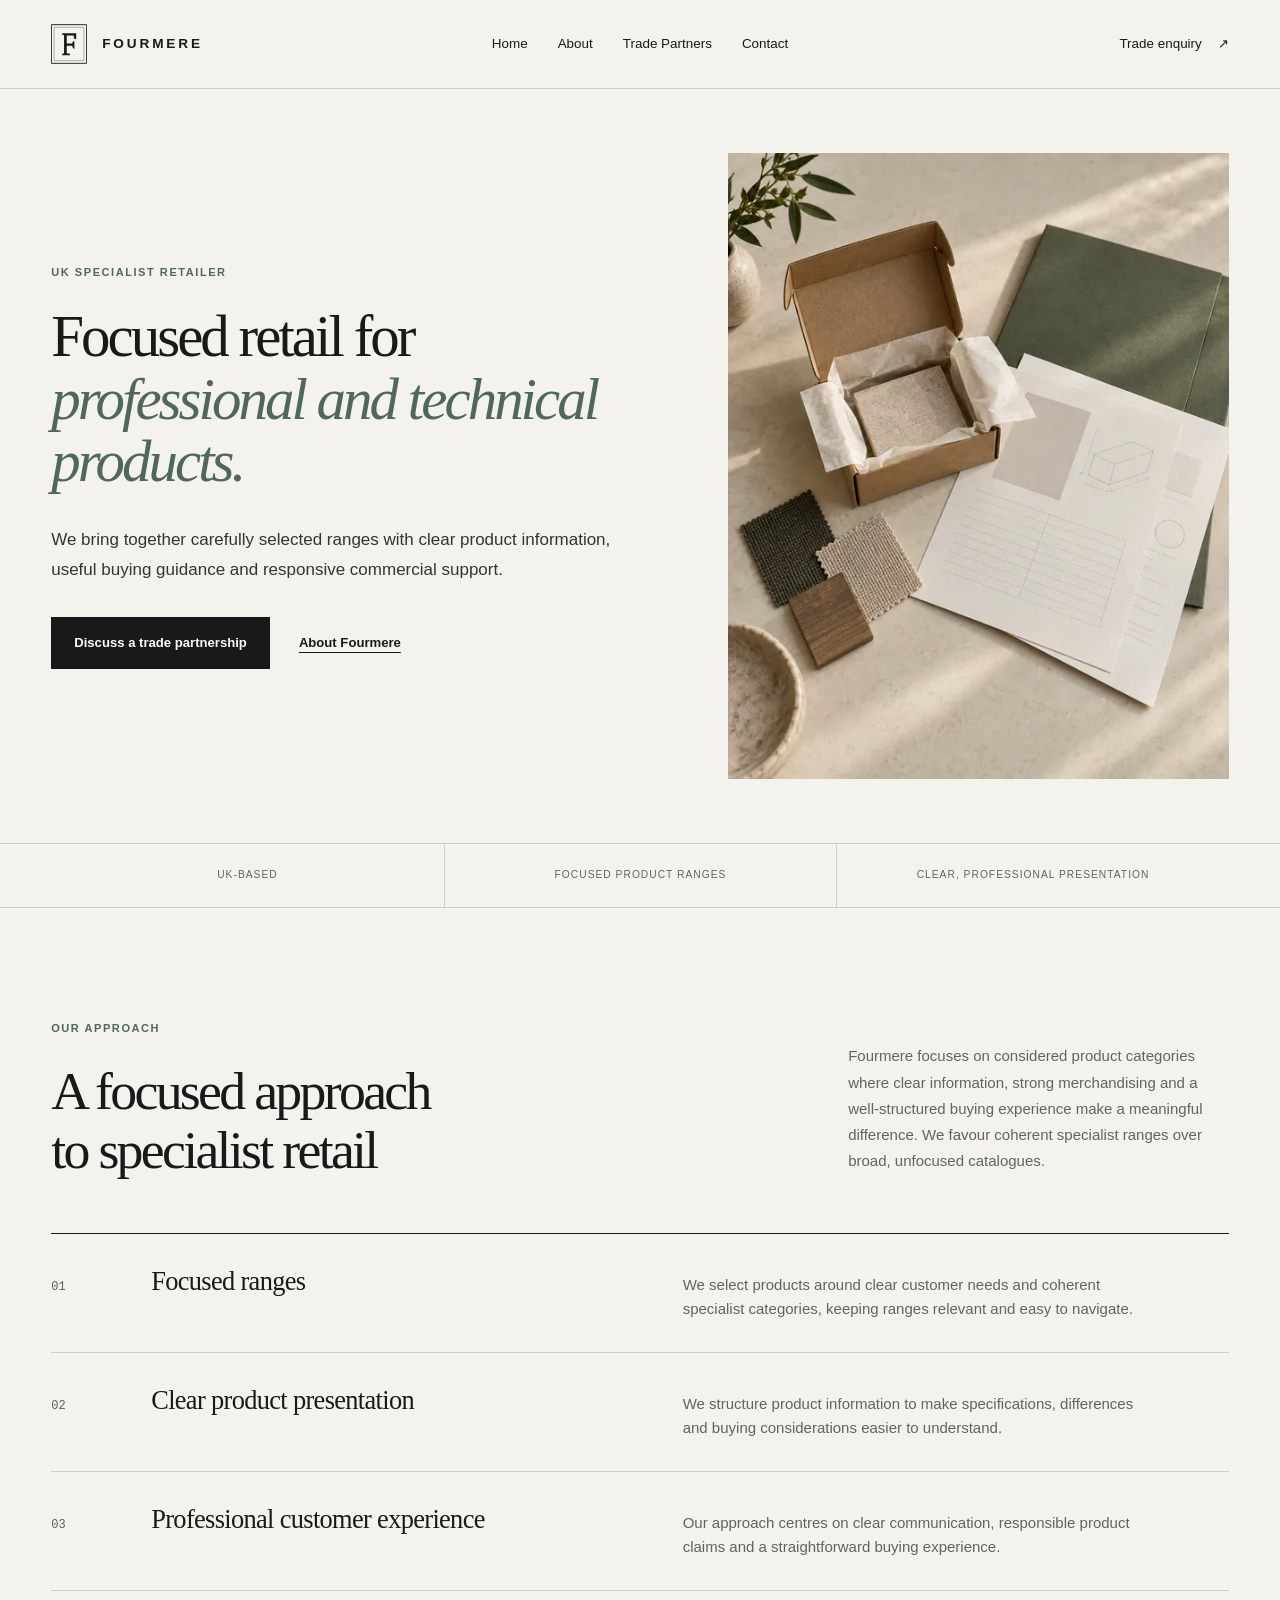
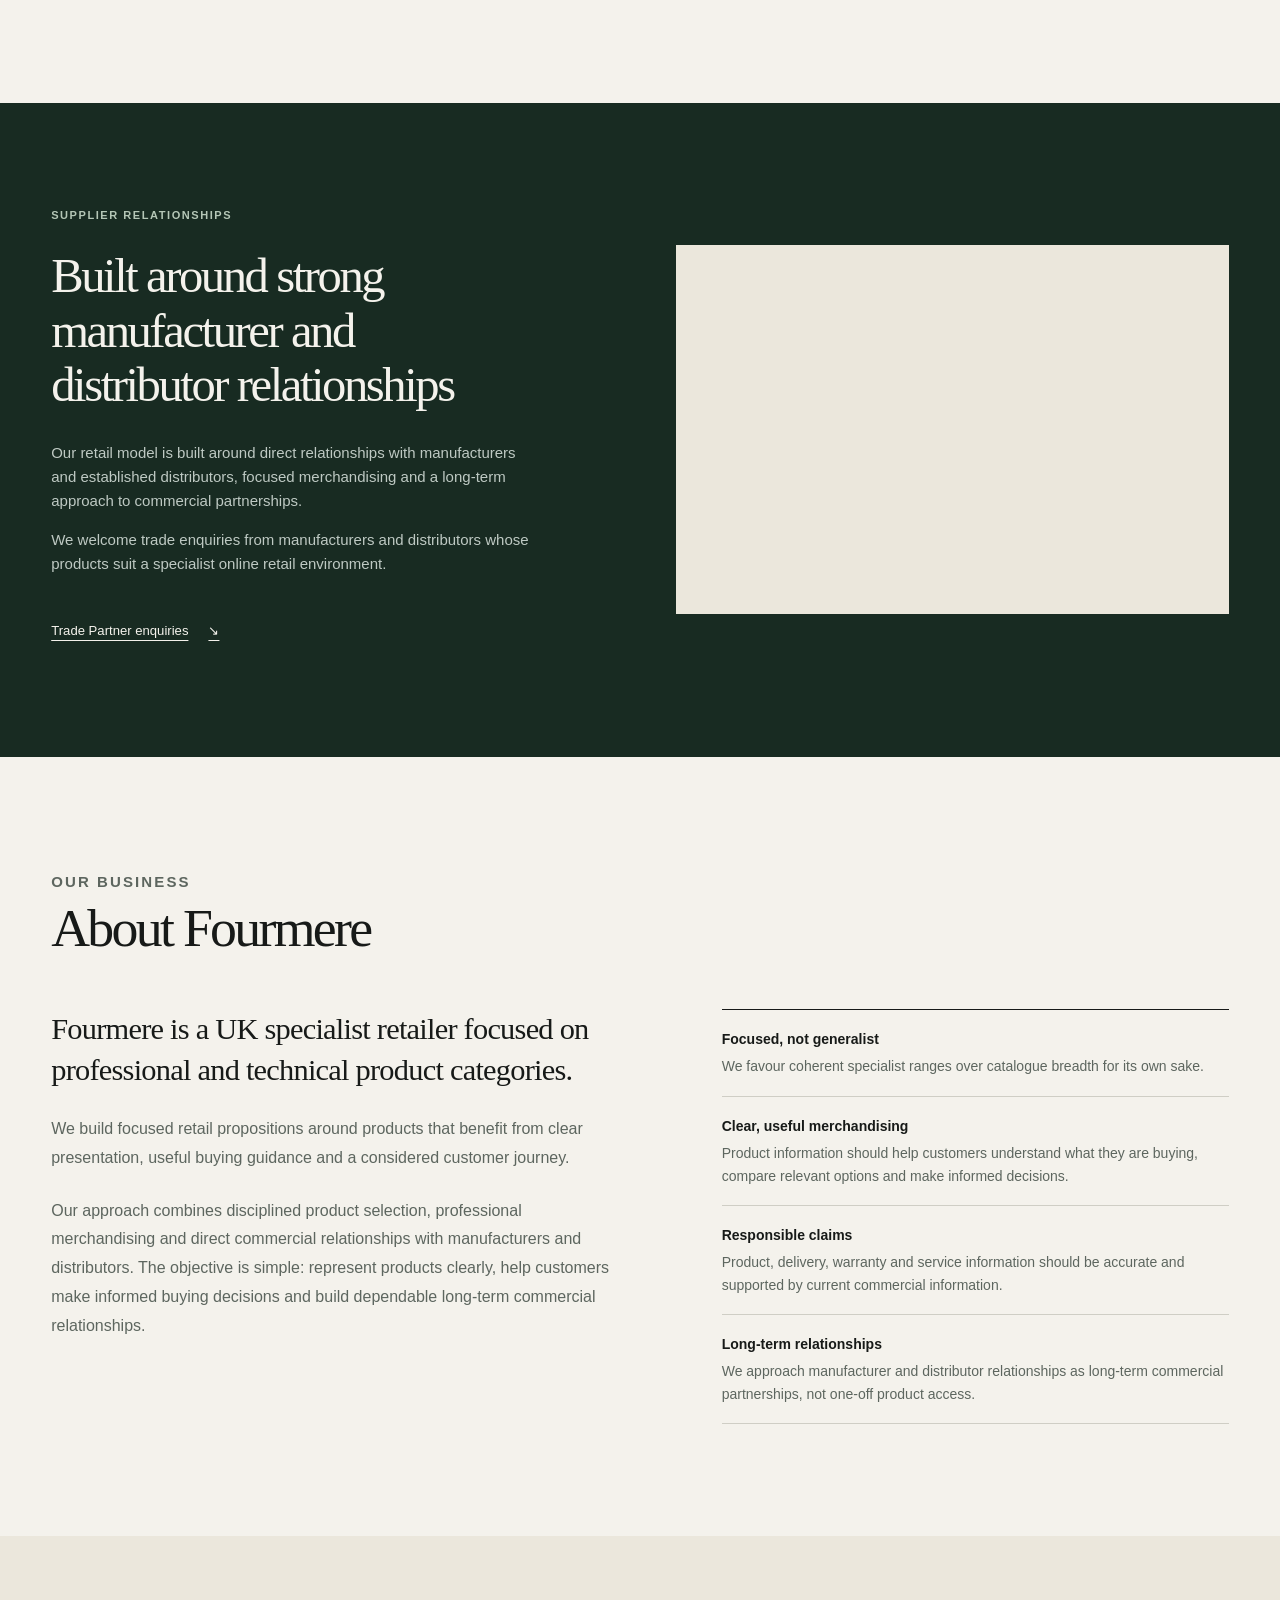
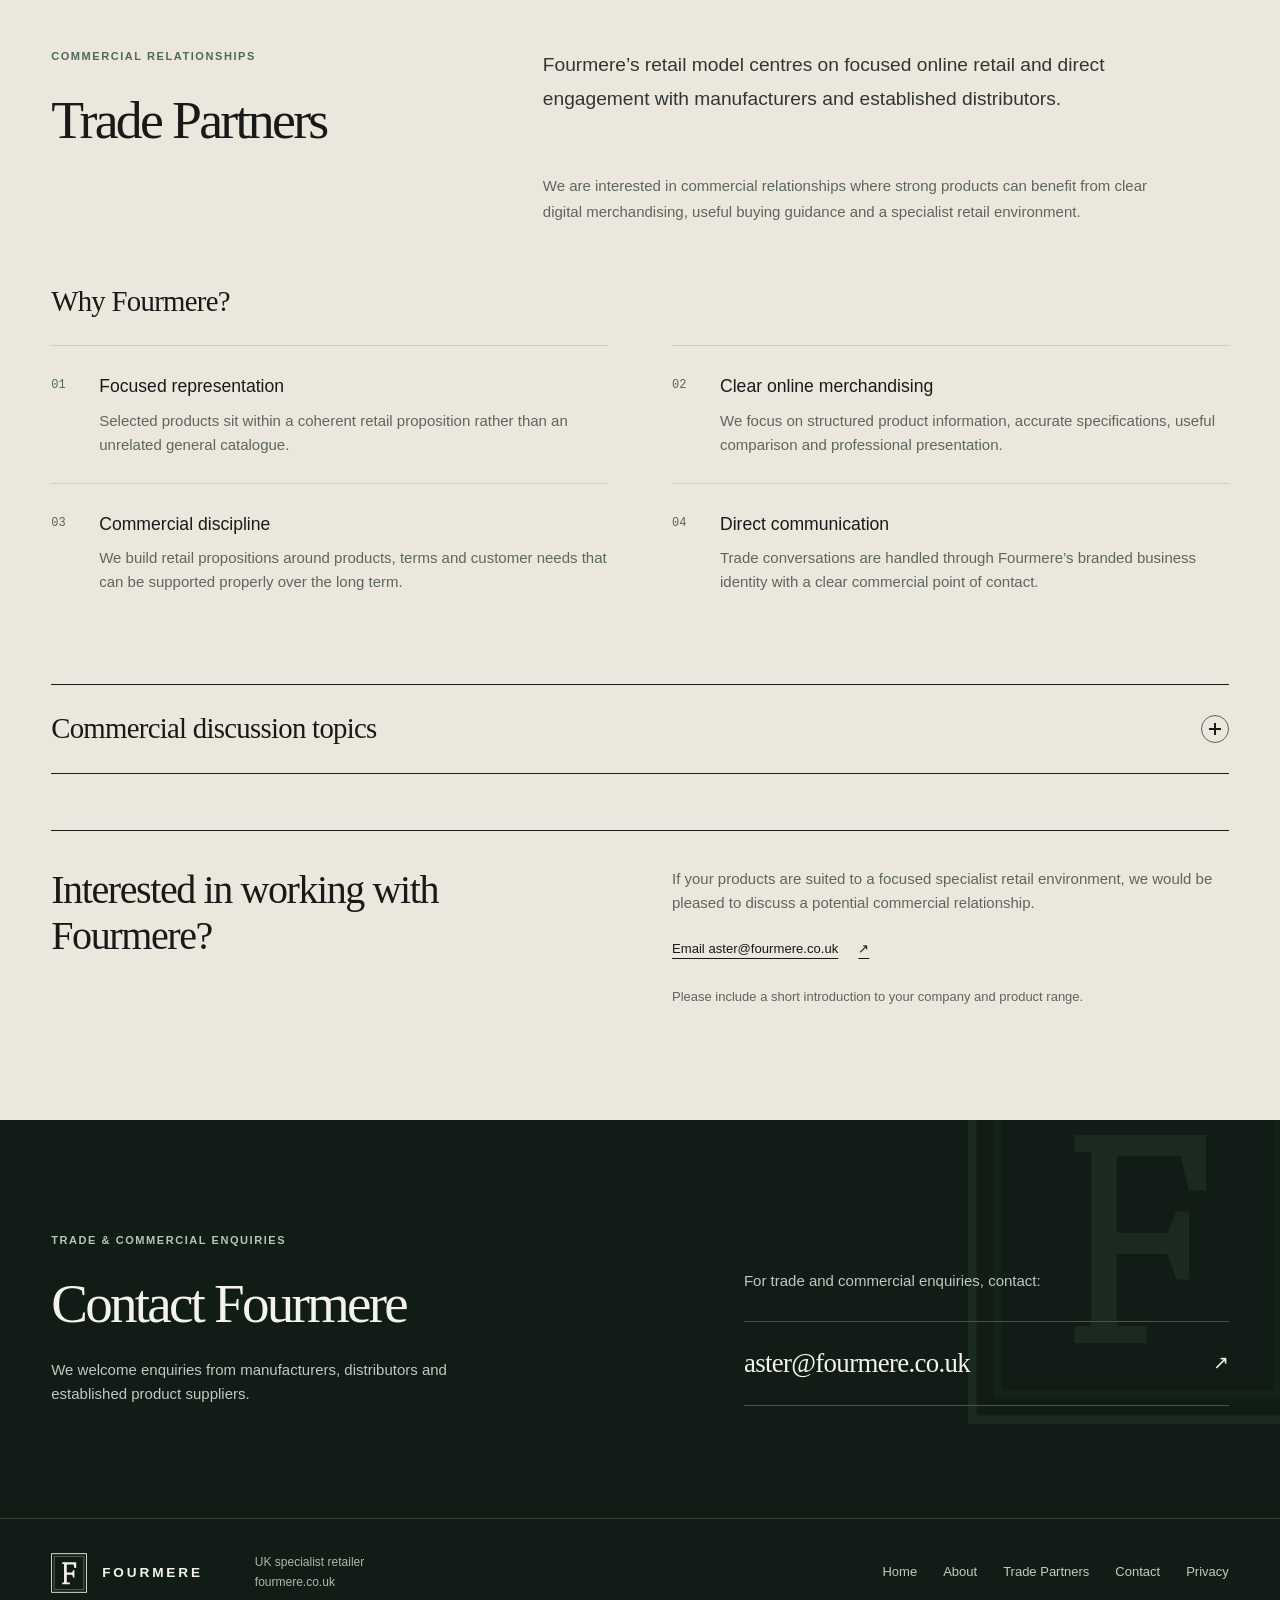
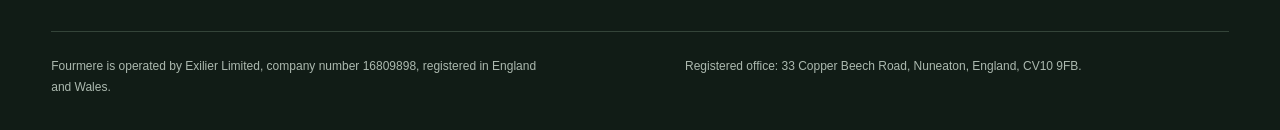
<file: index.html>
<!doctype html>
<html lang="en-GB">
<head>
  <meta charset="utf-8">
  <meta name="viewport" content="width=device-width, initial-scale=1">
  <title>Fourmere | UK Specialist Retailer</title>
  <meta name="description" content="Fourmere is a UK specialist retailer focused on professional and technical products, clear product presentation and long-term manufacturer and distributor relationships.">
  <meta name="robots" content="index,follow">
  <link rel="canonical" href="https://fourmere.co.uk/">
  <meta property="og:title" content="Fourmere | UK Specialist Retailer">
  <meta property="og:description" content="Fourmere is a UK specialist retailer focused on professional and technical products, clear product presentation and long-term manufacturer and distributor relationships.">
  <meta property="og:type" content="website">
  <meta property="og:site_name" content="Fourmere">
  <meta property="og:url" content="https://fourmere.co.uk/">
  <meta property="og:image" content="https://fourmere.co.uk/assets/fourmere-share.png">
  <meta property="og:image:width" content="1200">
  <meta property="og:image:height" content="630">
  <meta property="og:image:alt" content="Fourmere — UK specialist retailer. Focused retail. Considered selection.">
  <meta name="twitter:card" content="summary_large_image">
  <meta name="twitter:image" content="https://fourmere.co.uk/assets/fourmere-share.png">
  <meta name="theme-color" content="#182b22">
  <link rel="icon" href="favicon.ico" sizes="16x16 32x32 48x48">
  <link rel="icon" href="favicon.svg" type="image/svg+xml">
  <link rel="icon" href="favicon-32.png" type="image/png" sizes="32x32">
  <link rel="apple-touch-icon" href="apple-touch-icon.png" sizes="180x180">
  <link rel="manifest" href="site.webmanifest">
  <link rel="stylesheet" href="styles.css">
</head>
<body>
  <a class="skip-link" href="#main">Skip to content</a>

  <header class="site-header">
    <div class="shell nav-shell">
      <a class="brand" href="#home" aria-label="Fourmere home">
        <span class="brand-mark" aria-hidden="true">F</span>
        <span>FOURMERE</span>
      </a>
      <nav aria-label="Primary navigation">
        <a href="#home">Home</a>
        <a href="#about">About</a>
        <a href="#trade">Trade Partners</a>
        <a href="#contact">Contact</a>
      </nav>
      <a class="nav-cta" href="mailto:aster@fourmere.co.uk?subject=Fourmere%20trade%20enquiry"><span class="nav-label">Trade enquiry</span><span class="nav-label-mobile">Trade</span> <span aria-hidden="true">↗</span></a>
    </div>
  </header>

  <main id="main" tabindex="-1">
    <section class="hero" id="home">
      <div class="shell hero-grid">
        <div class="hero-main">
          <p class="kicker">UK specialist retailer</p>
          <h1>Focused retail for <em>professional and technical products.</em></h1>
          <p class="hero-copy">We bring together carefully selected ranges with clear product information, useful buying guidance and responsive commercial support.</p>
          <div class="hero-actions">
            <a class="button button-dark" href="#trade">Discuss a trade partnership</a>
            <a class="button button-ghost" href="#about">About Fourmere</a>
          </div>
        </div>

        <figure class="hero-image">
          <img src="assets/selection-hero.webp" srcset="assets/selection-hero-small.webp 560w, assets/selection-hero.webp 1120w" sizes="(max-width: 720px) calc(100vw - 44px), (max-width: 980px) 40vw, 520px" width="1120" height="1400" alt="" fetchpriority="high">
        </figure>
      </div>
    </section>

    <section class="signal-strip" aria-label="Fourmere operating signals">
      <div class="shell signal-grid">
        <span>UK-based</span>
        <span>Focused product ranges</span>
        <span>Clear, professional presentation</span>
      </div>
    </section>

    <section class="section section-light" id="approach">
      <div class="shell">
        <div class="section-heading editorial-heading">
          <div>
            <p class="kicker">Our approach</p>
            <h2>A focused approach to specialist retail</h2>
          </div>
          <p>Fourmere focuses on considered product categories where clear information, strong merchandising and a well-structured buying experience make a meaningful difference. We favour coherent specialist ranges over broad, unfocused catalogues.</p>
        </div>

        <div class="principle-list">
          <article class="principle-row">
            <span class="number">01</span>
            <h3>Focused ranges</h3>
            <p>We select products around clear customer needs and coherent specialist categories, keeping ranges relevant and easy to navigate.</p>
          </article>
          <article class="principle-row">
            <span class="number">02</span>
            <h3>Clear product presentation</h3>
            <p>We structure product information to make specifications, differences and buying considerations easier to understand.</p>
          </article>
          <article class="principle-row">
            <span class="number">03</span>
            <h3>Professional customer experience</h3>
            <p>Our approach centres on clear communication, responsible product claims and a straightforward buying experience.</p>
          </article>
        </div>
      </div>
    </section>

    <section class="relationship-block">
      <div class="shell relationship-grid">
        <div class="relationship-copy">
          <p class="kicker kicker-light">Supplier relationships</p>
          <h2>Built around strong manufacturer and distributor relationships</h2>
          <p>Our retail model is built around direct relationships with manufacturers and established distributors, focused merchandising and a long-term approach to commercial partnerships.</p>
          <p>We welcome trade enquiries from manufacturers and distributors whose products suit a specialist online retail environment.</p>
          <a class="inline-link light-link" href="#trade">Trade Partner enquiries <span aria-hidden="true">↘</span></a>
        </div>

        <figure class="relationship-image">
          <img src="assets/information-detail.webp" srcset="assets/information-detail-small.webp 600w, assets/information-detail.webp 1200w" sizes="(max-width: 720px) calc(100vw - 44px), 50vw" width="1200" height="800" alt="" loading="lazy" decoding="async">
        </figure>
      </div>
    </section>

    <section class="section" id="about">
      <div class="shell">
        <div class="section-heading about-heading">
          <p class="kicker">Our business</p>
          <h2>About Fourmere</h2>
        </div>

        <div class="about-grid">
          <div class="about-lead">
            <p>Fourmere is a UK specialist retailer focused on professional and technical product categories.</p>
            <p>We build focused retail propositions around products that benefit from clear presentation, useful buying guidance and a considered customer journey.</p>
            <p>Our approach combines disciplined product selection, professional merchandising and direct commercial relationships with manufacturers and distributors. The objective is simple: represent products clearly, help customers make informed buying decisions and build dependable long-term commercial relationships.</p>
          </div>

          <div class="belief-list">
            <div>
              <strong>Focused, not generalist</strong>
              <p>We favour coherent specialist ranges over catalogue breadth for its own sake.</p>
            </div>
            <div>
              <strong>Clear, useful merchandising</strong>
              <p>Product information should help customers understand what they are buying, compare relevant options and make informed decisions.</p>
            </div>
            <div>
              <strong>Responsible claims</strong>
              <p>Product, delivery, warranty and service information should be accurate and supported by current commercial information.</p>
            </div>
            <div>
              <strong>Long-term relationships</strong>
              <p>We approach manufacturer and distributor relationships as long-term commercial partnerships, not one-off product access.</p>
            </div>
          </div>
        </div>
      </div>
    </section>

    <section class="section section-warm" id="trade">
      <div class="shell">
        <div class="section-heading trade-heading">
          <div>
            <p class="kicker">Commercial relationships</p>
            <h2>Trade Partners</h2>
          </div>
          <p>Fourmere’s retail model centres on focused online retail and direct engagement with manufacturers and established distributors.</p>
          <p class="trade-intro">We are interested in commercial relationships where strong products can benefit from clear digital merchandising, useful buying guidance and a specialist retail environment.</p>
        </div>

        <h3 class="subheading">Why Fourmere?</h3>
        <div class="trade-benefits">
          <article><span class="number">01</span><h4>Focused representation</h4><p>Selected products sit within a coherent retail proposition rather than an unrelated general catalogue.</p></article>
          <article><span class="number">02</span><h4>Clear online merchandising</h4><p>We focus on structured product information, accurate specifications, useful comparison and professional presentation.</p></article>
          <article><span class="number">03</span><h4>Commercial discipline</h4><p>We build retail propositions around products, terms and customer needs that can be supported properly over the long term.</p></article>
          <article><span class="number">04</span><h4>Direct communication</h4><p>Trade conversations are handled through Fourmere’s branded business identity with a clear commercial point of contact.</p></article>
        </div>
        <details class="trade-details">
          <summary><h3>Commercial discussion topics</h3><span class="disclosure-icon" aria-hidden="true"></span></summary>
          <div class="criteria-content">
          <p>For prospective relationships, typical commercial discussions include:</p>
        <div class="criteria-grid" role="list" aria-label="Trade discussion topics">
          <div role="listitem"><span>01</span><p>Retailer or trade-account suitability</p></div>
          <div role="listitem"><span>02</span><p>Trade pricing and RRP/MAP requirements</p></div>
          <div role="listitem"><span>03</span><p>Direct-to-customer fulfilment</p></div>
          <div role="listitem"><span>04</span><p>Dispatch and lead-time structure</p></div>
          <div role="listitem"><span>05</span><p>Order acknowledgement, tracking and dispatch notification</p></div>
          <div role="listitem"><span>06</span><p>Neutral or blind dispatch where relevant</p></div>
          <div role="listitem"><span>07</span><p>Carriage and surcharge structure</p></div>
          <div role="listitem"><span>08</span><p>Stock availability and data feeds</p></div>
          <div role="listitem"><span>09</span><p>Returns, warranty and damage processes</p></div>
          <div role="listitem"><span>10</span><p>Service, parts and commissioning responsibilities where relevant</p></div>
          <div role="listitem"><span>11</span><p>Payment terms</p></div>
          <div role="listitem"><span>12</span><p>Minimum commitments</p></div>
          <div role="listitem"><span>13</span><p>Geographic or channel restrictions</p></div>
          <div role="listitem"><span>14</span><p>Product data and approved marketing assets</p></div>

        </div>
          <p class="disclaimer">This list describes the areas Fourmere normally considers when assessing a commercial relationship. It does not imply that any specific term is already agreed.</p>
          </div>
        </details>

        <div class="trade-invitation">
          <h3>Interested in working with Fourmere?</h3>
          <div>
            <p>If your products are suited to a focused specialist retail environment, we would be pleased to discuss a potential commercial relationship.</p>
            <a class="inline-link" href="mailto:aster@fourmere.co.uk?subject=Fourmere%20trade%20enquiry">Email aster@fourmere.co.uk <span aria-hidden="true">↗</span></a>
            <p class="invitation-note">Please include a short introduction to your company and product range.</p>
          </div>
        </div>
      </div>
    </section>

    <section class="contact-section" id="contact">
      <div class="shell contact-grid">
        <div>
          <p class="kicker kicker-light">Trade &amp; commercial enquiries</p>
          <h2>Contact Fourmere</h2>
          <p class="contact-welcome">We welcome enquiries from manufacturers, distributors and established product suppliers.</p>
        </div>
        <div class="contact-copy">
          <p>For trade and commercial enquiries, contact:</p>
          <a class="email-link" href="mailto:aster@fourmere.co.uk?subject=Fourmere%20trade%20enquiry">aster@fourmere.co.uk <span aria-hidden="true">↗</span></a>
        </div>
      </div>
    </section>
  </main>

  <footer class="site-footer">
    <div class="shell footer-top">
      <a class="brand footer-brand" href="#home">
        <span class="brand-mark" aria-hidden="true">F</span>
        <span>FOURMERE</span>
      </a>
      <p class="footer-description">UK specialist retailer<br>fourmere.co.uk</p>
      <nav class="footer-nav" aria-label="Footer navigation">
        <a href="#home">Home</a>
        <a href="#about">About</a>
        <a href="#trade">Trade Partners</a>
        <a href="#contact">Contact</a>
        <a href="privacy.html">Privacy</a>
      </nav>
    </div>
    <div class="shell footer-bottom">
      <p>Fourmere is operated by Exilier Limited, company number 16809898, registered in England and Wales.</p>
      <p>Registered office: 33 Copper Beech Road, Nuneaton, England, CV10 9FB.</p>
    </div>
  </footer>
</body>
</html>
</file>
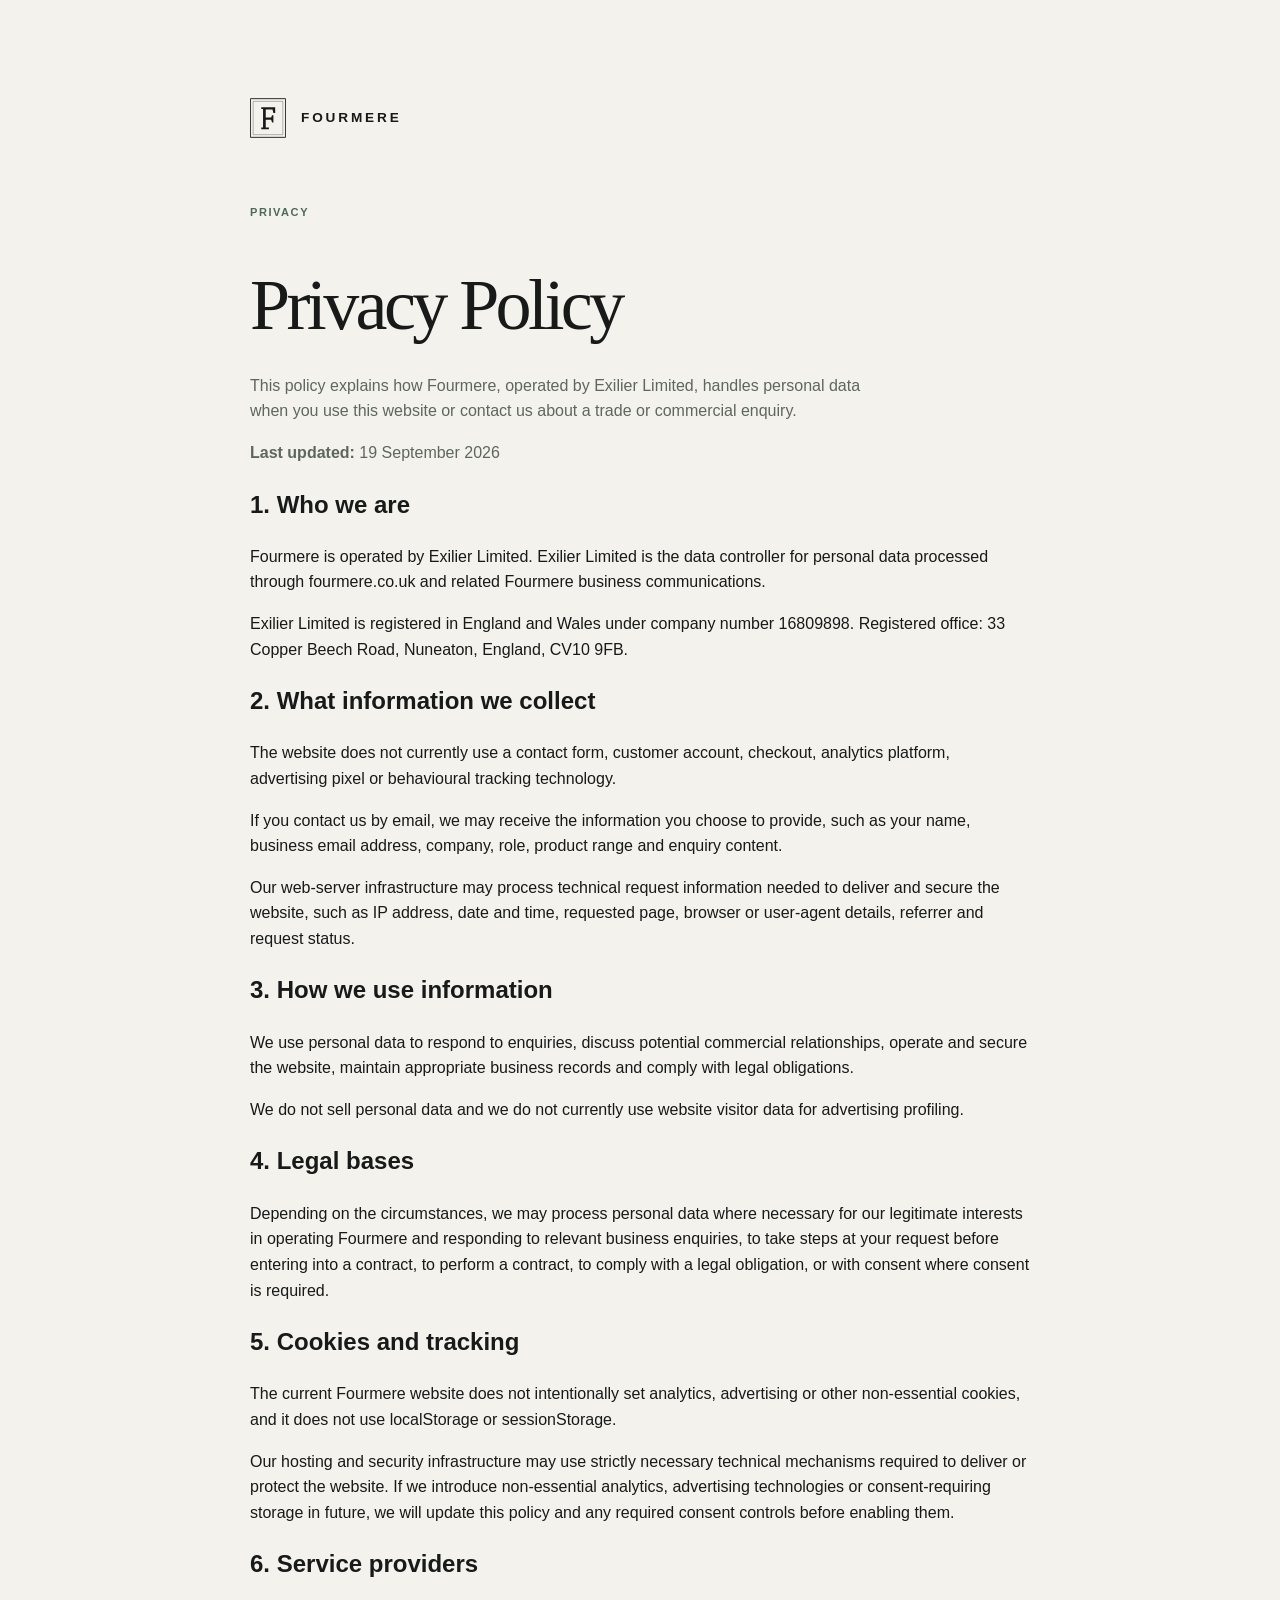
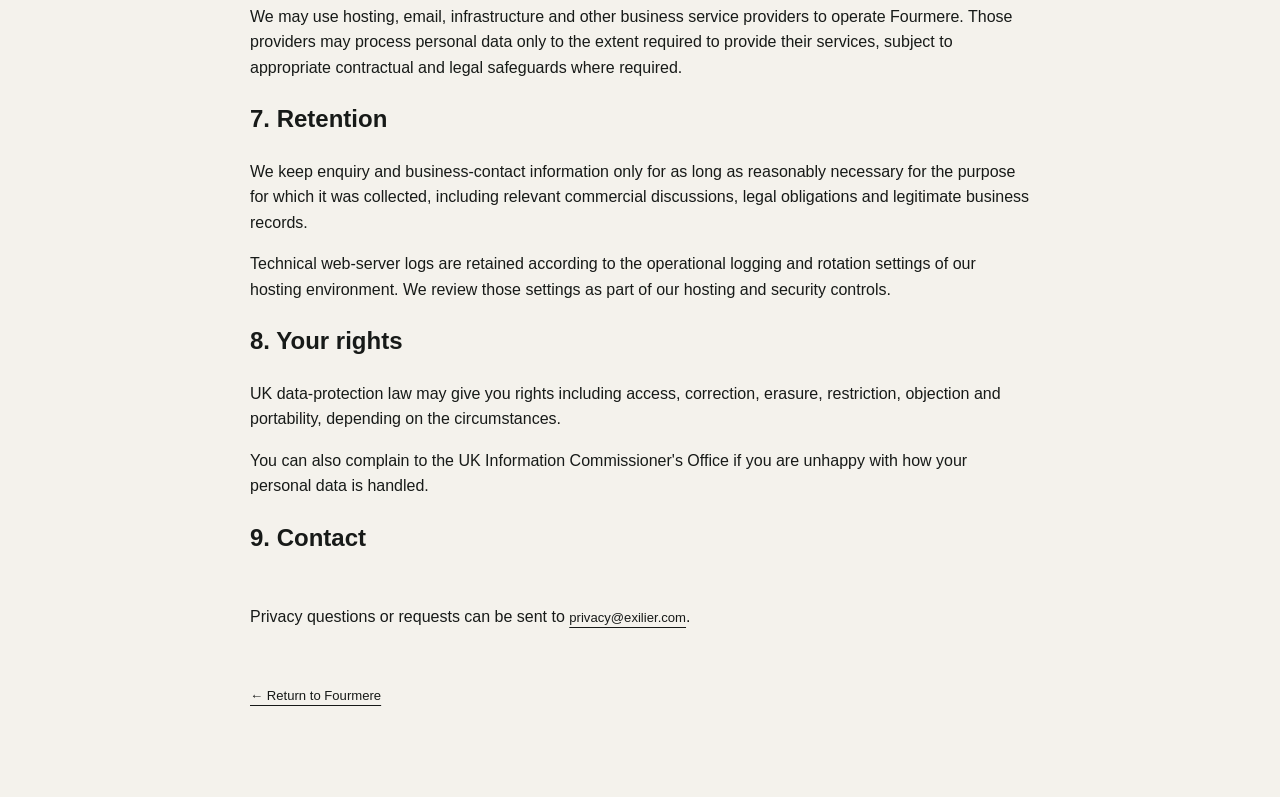
<file: privacy.html>
<!doctype html>
<html lang="en-GB">
<head>
  <meta charset="utf-8">
  <meta name="viewport" content="width=device-width, initial-scale=1">
  <title>Privacy Policy | Fourmere</title>
  <meta name="description" content="How Fourmere, operated by Exilier Limited, handles personal data when you visit fourmere.co.uk or contact us.">
  <meta name="robots" content="index,follow">
  <link rel="canonical" href="https://fourmere.co.uk/privacy.html">
  <link rel="stylesheet" href="styles.css">
  <meta name="theme-color" content="#182b22">
  <link rel="icon" href="favicon.ico" sizes="16x16 32x32 48x48">
  <link rel="icon" href="favicon.svg" type="image/svg+xml">
  <link rel="icon" href="favicon-32.png" type="image/png" sizes="32x32">
  <link rel="apple-touch-icon" href="apple-touch-icon.png" sizes="180x180">
  <link rel="manifest" href="site.webmanifest">
</head>
<body>
  <main class="privacy-page">
    <div class="shell">
      <a class="brand" href="index.html" aria-label="Fourmere home">
        <span class="brand-mark" aria-hidden="true">F</span>
        <span>FOURMERE</span>
      </a>

      <p class="kicker">Privacy</p>
      <h1>Privacy Policy</h1>
      <p class="lead">This policy explains how Fourmere, operated by Exilier Limited, handles personal data when you use this website or contact us about a trade or commercial enquiry.</p>
      <p class="lead"><strong>Last updated:</strong> 19 September 2026</p>

      <section>
        <h2>1. Who we are</h2>
        <p>Fourmere is operated by Exilier Limited. Exilier Limited is the data controller for personal data processed through fourmere.co.uk and related Fourmere business communications.</p>
        <p>Exilier Limited is registered in England and Wales under company number 16809898. Registered office: 33 Copper Beech Road, Nuneaton, England, CV10 9FB.</p>
      </section>

      <section>
        <h2>2. What information we collect</h2>
        <p>The website does not currently use a contact form, customer account, checkout, analytics platform, advertising pixel or behavioural tracking technology.</p>
        <p>If you contact us by email, we may receive the information you choose to provide, such as your name, business email address, company, role, product range and enquiry content.</p>
        <p>Our web-server infrastructure may process technical request information needed to deliver and secure the website, such as IP address, date and time, requested page, browser or user-agent details, referrer and request status.</p>
      </section>

      <section>
        <h2>3. How we use information</h2>
        <p>We use personal data to respond to enquiries, discuss potential commercial relationships, operate and secure the website, maintain appropriate business records and comply with legal obligations.</p>
        <p>We do not sell personal data and we do not currently use website visitor data for advertising profiling.</p>
      </section>

      <section>
        <h2>4. Legal bases</h2>
        <p>Depending on the circumstances, we may process personal data where necessary for our legitimate interests in operating Fourmere and responding to relevant business enquiries, to take steps at your request before entering into a contract, to perform a contract, to comply with a legal obligation, or with consent where consent is required.</p>
      </section>

      <section>
        <h2>5. Cookies and tracking</h2>
        <p>The current Fourmere website does not intentionally set analytics, advertising or other non-essential cookies, and it does not use localStorage or sessionStorage.</p>
        <p>Our hosting and security infrastructure may use strictly necessary technical mechanisms required to deliver or protect the website. If we introduce non-essential analytics, advertising technologies or consent-requiring storage in future, we will update this policy and any required consent controls before enabling them.</p>
      </section>

      <section>
        <h2>6. Service providers</h2>
        <p>We may use hosting, email, infrastructure and other business service providers to operate Fourmere. Those providers may process personal data only to the extent required to provide their services, subject to appropriate contractual and legal safeguards where required.</p>
      </section>

      <section>
        <h2>7. Retention</h2>
        <p>We keep enquiry and business-contact information only for as long as reasonably necessary for the purpose for which it was collected, including relevant commercial discussions, legal obligations and legitimate business records.</p>
        <p>Technical web-server logs are retained according to the operational logging and rotation settings of our hosting environment. We review those settings as part of our hosting and security controls.</p>
      </section>

      <section>
        <h2>8. Your rights</h2>
        <p>UK data-protection law may give you rights including access, correction, erasure, restriction, objection and portability, depending on the circumstances.</p>
        <p>You can also complain to the UK Information Commissioner's Office if you are unhappy with how your personal data is handled.</p>
      </section>

      <section>
        <h2>9. Contact</h2>
        <p>Privacy questions or requests can be sent to <a class="inline-link" href="mailto:privacy@exilier.com">privacy@exilier.com</a>.</p>
      </section>

      <a class="inline-link" href="index.html">← Return to Fourmere</a>
    </div>
  </main>
</body>
</html>
</file>
<file: styles.css>
:root {
  --ink: #171a18;
  --ink-soft: #303633;
  --muted: #5d665f;
  --paper: #f4f2ec;
  --paper-2: #ebe7dc;
  --white: #fffdfa;
  --line: #cfcec5;
  --line-dark: #45564a;
  --accent: #506859;
  --dark: #182b22;
  --shell: 1220px;
  --pad: clamp(22px, 4vw, 56px);
  --serif: Georgia, "Times New Roman", serif;
}

* { box-sizing: border-box; }
html { scroll-padding-top: 104px; }
body { margin: 0; background: var(--paper); color: var(--ink); font-family: Arial, Helvetica, sans-serif; line-height: 1.6; -webkit-font-smoothing: antialiased; }
a { color: inherit; text-underline-offset: 5px; }
::selection { background: #cad8d1; color: var(--ink); }
:focus-visible { outline: 2px solid currentColor; outline-offset: 6px; }
main:focus { outline: none; }
h1, h2, h3, p { overflow-wrap: break-word; }
h1, h2 { text-wrap: balance; }
.shell { width: min(calc(100% - var(--pad) * 2), var(--shell)); margin-inline: auto; }
.skip-link { position: fixed; left: 16px; top: -100px; z-index: 100; padding: 12px 18px; background: var(--white); }
.skip-link:focus { top: 16px; }

/* Quiet navigation stays legible over every section. */
.site-header { position: sticky; top: 0; z-index: 20; background: var(--paper); border-bottom: 1px solid var(--line); }
.nav-shell { min-height: 88px; display: grid; grid-template-columns: 1fr auto 1fr; align-items: center; gap: 28px; }
.brand { display: inline-flex; align-items: center; justify-self: start; gap: 15px; min-height: 44px; text-decoration: none; font-weight: 700; letter-spacing: .21em; font-size: .85rem; }
.brand-mark { display: block; flex: 0 0 auto; width: 36px; height: 40px; background: currentColor; mask: url("assets/fourmere-mark.svg") center / contain no-repeat; font-size: 0; }
nav { display: flex; gap: 30px; }
nav a { display: inline-flex; align-items: center; min-height: 44px; font-size: .84rem; text-decoration: none; }
nav a:hover { text-decoration: underline; }
.nav-cta { justify-self: end; display: inline-flex; gap: 16px; align-items: center; min-height: 44px; font-size: .84rem; text-decoration: none; }
.nav-cta:hover .nav-label { text-decoration: underline; }
.nav-label-mobile { display: none; }

.hero { padding: 64px 0; }
.hero-grid { display: grid; grid-template-columns: minmax(0, 1.1fr) minmax(0, .9fr); gap: 64px; align-items: center; }
.kicker { margin: 0 0 25px; color: var(--accent); text-transform: uppercase; letter-spacing: .14em; font-size: .69rem; font-weight: 700; line-height: 1.6; }
.hero h1, .section h2, .relationship-block h2, .contact-section h2, .privacy-page h1 { font-family: var(--serif); font-weight: 400; letter-spacing: -.05em; }
.hero h1 { font-size: clamp(3.3rem, 4.6vw, 4.15rem); line-height: 1.06; margin: 0; text-wrap: initial; }
.hero h1 em { display: block; font-weight: 400; color: var(--accent); }
.hero-copy { font-size: 1.0625rem; max-width: 590px; color: var(--ink-soft); margin: 32px 0 0; line-height: 1.75; }
.hero-actions { display: flex; flex-wrap: wrap; align-items: center; gap: 14px; margin-top: 32px; }
.button { display: inline-flex; align-items: center; justify-content: center; min-height: 52px; padding: 12px 22px; text-decoration: none; font-size: .82rem; font-weight: 600; border: 1px solid var(--ink); }
.button-dark { background: var(--ink); color: var(--white); }
.button-dark:focus-visible { outline-color: var(--ink); }
.button-dark:hover { background: var(--accent); border-color: var(--accent); }
.button-ghost { border-color: transparent; padding-inline: 14px; text-decoration: underline; }
.button-ghost:hover { background: var(--paper-2); }

.signal-strip { border-top: 1px solid var(--line); border-bottom: 1px solid var(--line); }
.signal-grid { display: grid; grid-template-columns: repeat(3, minmax(0, 1fr)); }
.signal-grid span { padding: 23px 12px; text-align: center; font-size: .64rem; text-transform: uppercase; letter-spacing: .1em; color: var(--muted); }
.signal-grid span + span { border-left: 1px solid var(--line); }

.section { padding: 112px 0; }
.section-warm { background: var(--paper-2); }
.section-heading { display: grid; grid-template-columns: minmax(0, 1.3fr) minmax(0, .7fr); gap: 90px; align-items: end; margin-bottom: 54px; }
.section-heading h2 { font-size: clamp(2.7rem, 4.2vw, 3.9rem); line-height: 1.08; margin: 0; }
.section-heading > p { color: var(--muted); font-size: .9375rem; margin: 0 0 4px; line-height: 1.75; max-width: 470px; }
.principle-list { border-top: 1px solid var(--ink); }
.principle-row { display: grid; grid-template-columns: 65px 1fr 1.1fr; gap: 35px; align-items: baseline; padding: 31px 0; border-bottom: 1px solid var(--line); }
.number { font-family: monospace; font-size: .75rem; color: var(--accent); }
.principle-row h3 { margin: 0; font-family: var(--serif); font-size: 1.65rem; font-weight: 400; line-height: 1.25; letter-spacing: -.025em; }
.principle-row p { margin: 0; color: var(--muted); max-width: 470px; font-size: .9375rem; }

.relationship-block { background: var(--dark); color: var(--paper); padding: 104px 0; }
.relationship-grid { display: grid; grid-template-columns: 1.05fr .95fr; gap: 110px; align-items: center; }
.kicker-light { color: #b4c6b6; }
.relationship-copy h2 { font-size: clamp(2.6rem, 3.8vw, 3.5rem); line-height: 1.12; margin: 0 0 28px; }
.relationship-copy > p:not(.kicker) { color: #bec9c3; font-size: .9375rem; max-width: 480px; }
.inline-link { display: inline-flex; gap: 20px; align-items: center; min-height: 44px; margin-top: 18px; font-size: .82rem; }
.inline-link:hover { text-decoration-thickness: 2px; }

.about-heading { display: block; margin-bottom: 52px; }
.about-heading h2 { max-width: 760px; }
.about-grid { display: grid; grid-template-columns: 1.05fr .95fr; gap: 110px; }
.about-lead p { margin: 0 0 24px; color: var(--muted); font-size: 1rem; line-height: 1.8; }
.about-lead p:first-child { font-family: var(--serif); font-size: 1.9rem; line-height: 1.35; letter-spacing: -.025em; color: var(--ink); }
.belief-list { border-top: 1px solid var(--ink); }
.belief-list > div { padding: 18px 0; border-bottom: 1px solid var(--line); }
.belief-list strong { display: block; font-size: .875rem; margin-bottom: 5px; }
.belief-list p { margin: 0; color: var(--muted); font-size: .875rem; }

.criteria-grid { display: grid; grid-template-columns: repeat(2, minmax(0, 1fr)); column-gap: 64px; border-top: 1px solid var(--ink); }
.criteria-grid > div { display: grid; grid-template-columns: 30px minmax(0, 1fr); gap: 18px; align-items: baseline; padding: 22px 0; border-bottom: 1px solid #c4c0b5; }
.criteria-grid span { font-family: monospace; font-size: .72rem; color: var(--accent); }
.criteria-grid p { margin: 0; font-size: .9375rem; }
.disclaimer { font-size: .8125rem; color: var(--muted); max-width: 700px; margin: 30px 0 0; line-height: 1.75; }

.contact-section { position: relative; isolation: isolate; overflow: hidden; background: #111c16; color: var(--paper); padding: 112px 0; }
.contact-section::before { content: ""; position: absolute; z-index: -1; right: -28px; top: -70px; width: 340px; height: 374px; background: #1a2a20; mask: url("assets/fourmere-mark.svg") center / contain no-repeat; pointer-events: none; }
.contact-grid { display: grid; grid-template-columns: 1.1fr .9fr; gap: 100px; align-items: end; }
.contact-section h2 { font-size: clamp(2.8rem, 4.3vw, 4rem); line-height: 1.08; margin: 0; }
.contact-copy p { color: #bec9c3; margin: 0 0 28px; max-width: 440px; font-size: .9375rem; }
.email-link { display: flex; justify-content: space-between; align-items: center; gap: 12px; padding: 20px 0; border-top: 1px solid var(--line-dark); border-bottom: 1px solid var(--line-dark); text-decoration: none; font-family: var(--serif); font-size: clamp(1.25rem, 2.1vw, 1.9rem); letter-spacing: -.025em; }
.email-link:hover { color: #bbd3c0; }
.email-link span { font-family: Arial, sans-serif; font-size: 1.2rem; }
.site-footer { background: #111c16; color: var(--paper); padding: 32px 0; border-top: 1px solid #344439; }
.footer-top { display: flex; justify-content: space-between; gap: 36px; align-items: center; padding-bottom: 36px; }
.footer-nav { display: flex; gap: 26px; flex-wrap: wrap; }
.footer-nav a { color: #c1cbc4; font-size: .8125rem; }
.footer-bottom { display: grid; grid-template-columns: 1fr 1fr; gap: 90px; border-top: 1px solid #344439; padding-top: 24px; }
.footer-bottom p { margin: 0; color: #acb9af; font-size: .75rem; line-height: 1.75; max-width: 500px; }

.privacy-page { min-height: 100vh; padding: 80px 0; }
.privacy-page .shell { max-width: 780px; }
.privacy-page h1 { font-size: clamp(2.5rem, 6vw, 4.5rem); line-height: 1.1; margin: 44px 0 28px; }
.privacy-page .lead { color: var(--muted); max-width: 640px; }
.privacy-page .kicker { margin-top: 64px; }

@media (max-width: 1100px) {
  .hero-grid { gap: 40px; }
  .hero h1 { font-size: 3.3rem; }
  .section-heading, .relationship-grid, .about-grid, .contact-grid { gap: 54px; }
}
@media (max-width: 980px) {
  .nav-shell { grid-template-columns: 1fr auto; }
  .nav-shell nav { display: none; }
  .hero { padding-top: 72px; }
  .hero-grid { grid-template-columns: minmax(0, 1.2fr) minmax(0, .8fr); gap: 32px; }
  .hero h1 { font-size: clamp(2.8rem, 5.7vw, 3.5rem); }
  .section-heading { grid-template-columns: 1fr; gap: 26px; }
  .section-heading h2 { max-width: 700px; }
  .section-heading > p { max-width: 600px; }
  .relationship-grid, .about-grid, .contact-grid { gap: 40px; }
  .relationship-copy h2 { font-size: 2.7rem; }
  .signal-grid span { font-size: .6rem; letter-spacing: .06em; }
  .principle-row { grid-template-columns: 34px 1fr 1fr; gap: 24px; }
  .contact-section h2 { font-size: 2.8rem; }
}
@media (max-width: 720px) {
  html { scroll-padding-top: 84px; }
  .nav-shell { min-height: 68px; }
  .brand { font-size: .76rem; }
  .brand-mark { width: 30px; height: 33px; }
  .nav-label { display: none; }
  .nav-label-mobile { display: inline; }
  .nav-cta { gap: 10px; }
  .hero { padding: 48px 0; }
  .hero-grid { grid-template-columns: 1fr; gap: 36px; }
  .hero h1 { font-size: clamp(2.35rem, 9.6vw, 3.6rem); line-height: 1.08; }
  .hero-copy { margin-top: 24px; font-size: 1rem; }
  .kicker { font-size: .625rem; letter-spacing: .12em; margin-bottom: 22px; }
  .signal-grid { grid-template-columns: 1fr; }
  .signal-grid span { padding: 18px 12px; font-size: .61rem; }
  .signal-grid span + span { border-left: 0; }
  .signal-grid span:nth-child(-n+2) { border-bottom: 1px solid var(--line); }
  .section, .relationship-block, .contact-section { padding: 72px 0; }
  .section-heading { margin-bottom: 36px; }
  .section-heading h2, .relationship-copy h2, .contact-section h2 { font-size: clamp(2.3rem, 8.5vw, 3.3rem); line-height: 1.12; }
  .principle-row { grid-template-columns: 26px minmax(0, 1fr); gap: 10px 18px; padding: 25px 0; }
  .principle-row h3 { font-size: 1.5rem; }
  .principle-row p { grid-column: 2; font-size: .9rem; }
  .relationship-grid, .about-grid, .contact-grid { grid-template-columns: 1fr; }
  .about-lead p:first-child { font-size: 1.6rem; }
  .about-lead p:last-child { margin-bottom: 0; }
  .criteria-grid { grid-template-columns: 1fr; }
  .criteria-grid > div { padding: 19px 0; gap: 14px; }
  .criteria-grid p { font-size: .9rem; }
  .contact-copy p { max-width: 100%; }
  .email-link { font-size: clamp(1.3rem, 5.9vw, 1.8rem); }
  .footer-top { display: block; padding-bottom: 22px; }
  .footer-nav { margin-top: 22px; column-gap: 22px; row-gap: 4px; }
  .footer-bottom { grid-template-columns: 1fr; gap: 12px; }
  .privacy-page { padding-top: 36px; }
}
@media (max-width: 480px) {
  .hero-actions { display: grid; gap: 6px; }
  .button { width: 100%; }
}
@media (prefers-contrast: more) {
  :root { --muted: #303633; --accent: #304c3b; --line: #858a81; }
}
@media (forced-colors: active) {
  .button, .trade-details { border: 1px solid CanvasText; }
  .brand-mark { mask: none; background: none; font: 28px Georgia, serif; text-align: center; border: 1px solid currentColor; }
  .contact-section::before { display: none; }
}

/* Local editorial still lifes about product selection and information. */
.hero-image, .relationship-image { margin: 0; min-width: 0; overflow: hidden; background: var(--paper-2); }
.hero-image { width: 100%; aspect-ratio: 4 / 5; }
.hero-image img, .relationship-image img { display: block; width: 100%; height: 100%; object-fit: cover; }
.relationship-image { aspect-ratio: 3 / 2; }
.relationship-grid { grid-template-columns: 1fr 1fr; gap: 72px; }
.trade-heading { grid-template-columns: .75fr 1.25fr; gap: 24px 80px; align-items: start; }
.trade-heading > p { max-width: 640px; font-size: 1.2rem; color: var(--ink-soft); }
.trade-heading > .trade-intro { grid-column: 2; font-size: .9375rem; color: var(--muted); }
.subheading { font-family: var(--serif); font-size: 1.8rem; font-weight: 400; line-height: 1.25; letter-spacing: -.025em; margin: 0 0 26px; }
.trade-benefits { display: grid; grid-template-columns: 1fr 1fr; gap: 0 64px; margin-bottom: 64px; }
.trade-benefits article { display: grid; grid-template-columns: 30px 1fr; gap: 8px 18px; border-top: 1px solid var(--line); padding: 26px 0; }
.trade-benefits .number { padding-top: 4px; }
.trade-benefits h4 { margin: 0; font-size: 1.1rem; font-weight: 500; }
.trade-benefits p { grid-column: 2; margin: 0; font-size: .9375rem; color: var(--muted); }
.trade-details { border-block: 1px solid var(--ink); }
.trade-details summary { display: flex; align-items: center; justify-content: space-between; gap: 24px; padding: 26px 0; cursor: pointer; list-style: none; }
.trade-details summary::-webkit-details-marker { display: none; }
.trade-details summary h3 { margin: 0; font-family: var(--serif); font-size: clamp(1.4rem, 2.4vw, 1.8rem); font-weight: 400; line-height: 1.25; letter-spacing: -.025em; }
.trade-details summary:hover h3 { text-decoration: underline; text-underline-offset: 5px; }
.disclosure-icon { position: relative; flex: 0 0 28px; height: 28px; border: 1px solid var(--accent); border-radius: 50%; }
.disclosure-icon::before, .disclosure-icon::after { content: ""; position: absolute; background: currentColor; inset: 12px 7px; }
.disclosure-icon::after { transform: rotate(90deg); }
.trade-details[open] .disclosure-icon::after { display: none; }
.criteria-content { padding-bottom: 28px; }
.criteria-content > p:first-child { color: var(--muted); font-size: .9375rem; margin: 0 0 28px; }
.trade-invitation { display: grid; grid-template-columns: 1fr 1fr; gap: 64px; border-top: 1px solid var(--ink); margin-top: 56px; padding-top: 36px; }
.trade-invitation h3 { font-family: var(--serif); font-size: 2.5rem; font-weight: 400; line-height: 1.15; letter-spacing: -.035em; margin: 0; max-width: 400px; }
.trade-invitation p { margin: 0; font-size: .9375rem; color: var(--muted); }
.trade-invitation .inline-link { margin-top: 12px; }
.trade-invitation .invitation-note { font-size: .8125rem; margin-top: 16px; }
.contact-welcome { max-width: 430px; margin: 24px 0 0; font-size: .9375rem; color: #bec9c3; }
.footer-description { margin: 0 auto 0 16px; font-size: .75rem; color: #acb9af; }
@media (max-width: 980px) {
  .relationship-grid { gap: 40px; }
  .hero-image { min-height: 460px; height: 100%; }
  .trade-heading { grid-template-columns: 1fr; gap: 24px; }
  .trade-heading > .trade-intro { grid-column: 1; }
  .footer-top { flex-wrap: wrap; }
  .footer-description { margin-left: 0; }
}
@media (max-width: 720px) {
  .hero-image { min-height: 0; height: auto; aspect-ratio: 5 / 4; }
  .hero-image img { object-position: 50% 58%; }
  .relationship-grid, .trade-benefits, .trade-invitation { grid-template-columns: 1fr; }
  .relationship-grid { gap: 36px; }
  .trade-heading > p { font-size: 1.1rem; }
  .trade-benefits { margin-bottom: 40px; }
  .trade-invitation { gap: 24px; }
  .trade-invitation h3 { font-size: 2rem; }
  .footer-description { margin-top: 18px; }
}
</file>
